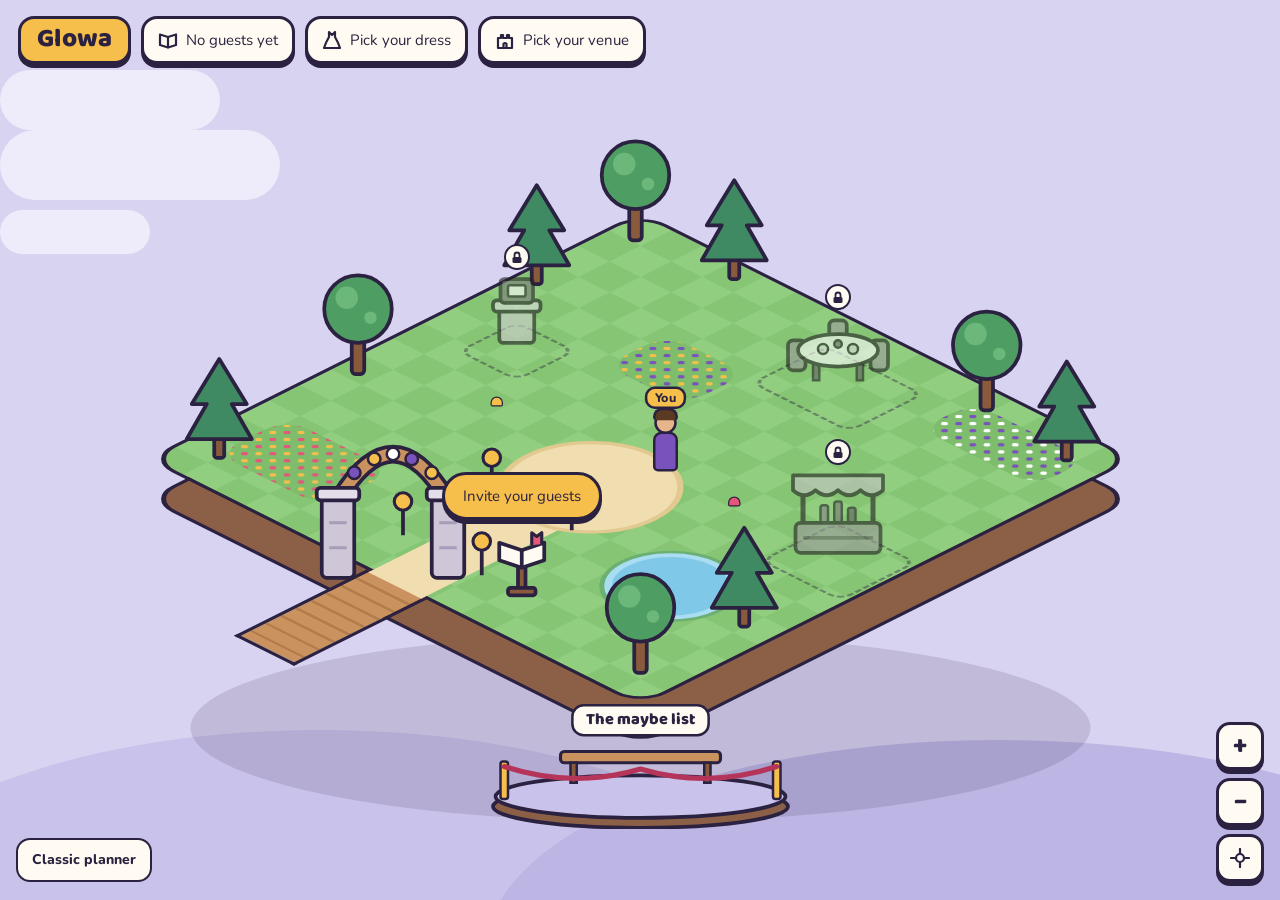
<file: index.html>
<!doctype html>
<html lang="en">
<head>
  <meta charset="utf-8">
  <meta name="viewport" content="width=device-width, initial-scale=1, viewport-fit=cover">
  <title>Glowa</title>
  <link rel="preconnect" href="https://fonts.googleapis.com">
  <link rel="preconnect" href="https://fonts.gstatic.com" crossorigin>
  <link href="https://fonts.googleapis.com/css2?family=Baloo+2:wght@600;800&amp;family=Nunito:wght@500;700;800&amp;display=swap" rel="stylesheet">
  <link rel="stylesheet" href="world.css">
</head>
<body>
  <main id="stage" class="root dk" aria-label="Your wedding plot">
    <div aria-hidden="true" class="cloud" style="top: 70px; width: 220px; height: 60px; animation-delay: -18s"></div>
    <div aria-hidden="true" class="cloud" style="top: 210px; width: 150px; height: 44px; animation-delay: -64s"></div>
    <div aria-hidden="true" class="cloud" style="top: 130px; width: 280px; height: 70px; animation-delay: -95s"></div>
    <div aria-hidden="true" class="hill hill-a"></div>
    <div aria-hidden="true" class="hill hill-b"></div>

    <div id="cam">
      <div id="world">
        <div aria-hidden="true" class="plot-shadow"></div>
        <div aria-hidden="true" class="plot-earth"></div>
        <div aria-hidden="true" class="plot-grass">
          <div class="steps"></div>
          <div class="path"></div>
          <div class="plaza"></div>
          <div class="pond"></div>
          <div class="bed bed-a"></div>
          <div class="bed bed-b"></div>
          <div class="bed bed-c"></div>
          <div class="lot" style="left: 458px; top: 236px; width: 92px; height: 88px"></div>
          <div class="lot" style="left: 252px; top: 42px; width: 112px; height: 86px"></div>
          <div class="lot" style="left: 50px; top: 190px; width: 68px; height: 68px"></div>
        </div>
        <div aria-hidden="true" class="fly" style="left: 330px; top: 250px"></div>
        <div aria-hidden="true" class="fly" style="left: 520px; top: 330px; animation-delay: -4s; background: #E4577A"></div>
        <div class="bench-island" aria-hidden="true">
          <svg width="240" height="84" viewBox="0 0 240 84">
            <ellipse cx="120" cy="66" rx="118" ry="17" fill="#8C6047" stroke="#2B2140" stroke-width="3"></ellipse>
            <ellipse cx="120" cy="58" rx="116" ry="17" fill="#C9C2EA" stroke="#2B2140" stroke-width="3"></ellipse>
            <rect x="56" y="22" width="128" height="9" rx="3" fill="#C9925E" stroke="#2B2140" stroke-width="2.5"></rect>
            <rect x="64" y="31" width="5" height="16" fill="#8A5A3C" stroke="#2B2140" stroke-width="2"></rect>
            <rect x="171" y="31" width="5" height="16" fill="#8A5A3C" stroke="#2B2140" stroke-width="2"></rect>
            <rect x="8" y="30" width="6" height="30" rx="2" fill="#F6BE4A" stroke="#2B2140" stroke-width="2"></rect>
            <rect x="226" y="30" width="6" height="30" rx="2" fill="#F6BE4A" stroke="#2B2140" stroke-width="2"></rect>
            <path d="M11 34 Q66 52 120 36 Q174 52 229 34" fill="none" stroke="#B5345A" stroke-width="4" stroke-linecap="round"></path>
          </svg>
          <span class="bench-sign">The maybe list</span>
        </div>
        <div id="scenery" aria-hidden="true"></div>
        <div id="things"></div>
        <button type="button" id="you" class="obj you" aria-label="You. Choose your dress" style="left: 470px; top: 312px; z-index: 312; width: 40px; height: 56px">
          <span class="you-in"><span class="you-veil"></span><span class="you-dress"></span><span class="you-head"></span><span class="you-hair"></span><span class="you-sparkle"></span></span>
          <span class="you-tag">You</span>
        </button>
        <div id="crowd"></div>
      </div>
      <div id="marks"></div>
    </div>

    <header class="hud">
      <div class="hud-left">
        <div class="logo">Glowa</div>
        <button type="button" id="count-chip" class="hud-chip">
          <svg width="20" height="20" viewBox="0 0 20 20" fill="none" stroke="#2B2140" stroke-width="2.2" stroke-linecap="round" stroke-linejoin="round" aria-hidden="true"><path d="M2 4.5 L10 7 L18 4.5 V15 L10 17.5 L2 15 Z"></path><path d="M10 7 V17.5"></path></svg>
          <span id="count-label">No guests yet</span>
        </button>
        <button type="button" id="dress-chip" class="hud-chip">
          <svg width="20" height="20" viewBox="0 0 20 20" fill="none" stroke="#2B2140" stroke-width="2.2" stroke-linejoin="round" aria-hidden="true"><path d="M7 2 L10 5 L13 2 L13 7 Q16 12 18 18 H2 Q4 12 7 7 Z"></path></svg>
          <span id="dress-label">Pick your dress</span>
        </button>
        <button type="button" id="venue-chip" class="hud-chip">
          <svg width="20" height="20" viewBox="0 0 20 20" fill="none" stroke="#2B2140" stroke-width="2.2" stroke-linejoin="round" aria-hidden="true"><path d="M3 18 V8 H6 V5 H8 V8 H12 V5 H14 V8 H17 V18 Z"></path><path d="M8.5 18 V14 Q10 12 11.5 14 V18"></path></svg>
          <span id="venue-label">Pick your venue</span>
        </button>
      </div>
      <div id="mood" class="mood" hidden>
        <svg width="26" height="24" viewBox="0 0 26 24" aria-hidden="true"><path d="M13 22 C4 15 2 11 2 7.5 A5.5 5.5 0 0 1 13 6 A5.5 5.5 0 0 1 24 7.5 C24 11 22 15 13 22 Z" fill="#E4577A" stroke="#2B2140" stroke-width="2.5" stroke-linejoin="round"></path></svg>
        <div class="mood-body">
          <div class="mood-top"><span class="mood-title">Guest mood</span><span id="mood-label" class="mood-label"></span></div>
          <div id="mood-bar" class="mood-bar" role="img"><div id="mood-fill"></div></div>
          <span id="mood-cause" class="mood-cause"></span>
        </div>
        <div class="mood-buttons">
          <button type="button" id="mood-pause" class="icon-btn" aria-label="Pause the party" aria-pressed="false"></button>
          <button type="button" id="mood-snacks" class="snacks">Serve snacks</button>
        </div>
      </div>
      <div id="bench-box" class="hud-box" role="status" hidden></div>
    </header>

    <div id="arrival" class="banner" hidden>
      <div class="banner-pill">
        <span id="arrival-text" role="status" aria-live="polite"></span>
        <button type="button" id="arrival-skip">Skip</button>
      </div>
    </div>

    <nav class="cam-tools" aria-label="View">
      <button type="button" id="zoom-in" aria-label="Zoom in">+</button>
      <button type="button" id="zoom-out" aria-label="Zoom out">&minus;</button>
      <button type="button" id="recentre" aria-label="Centre the plot">
        <svg width="20" height="20" viewBox="0 0 20 20" fill="none" stroke="#2B2140" stroke-width="2.2" stroke-linecap="round" aria-hidden="true"><circle cx="10" cy="10" r="4"></circle><path d="M10 1 V5 M10 15 V19 M1 10 H5 M15 10 H19"></path></svg>
      </button>
    </nav>
    <a class="classic-link" href="classic.html">Classic planner</a>

    <div id="toast" class="toast" role="status" hidden>
      <div class="toast-text"><span id="toast-title" class="toast-title"></span><span id="toast-body" class="toast-body"></span></div>
      <button type="button" id="toast-soon" class="soon" disabled>Quest coming later</button>
      <button type="button" id="toast-action" class="toast-action" hidden></button>
      <button type="button" id="toast-close" class="icon-btn plain" aria-label="Dismiss">
        <svg width="16" height="16" viewBox="0 0 16 16" fill="none" stroke="#2B2140" stroke-width="2.5" stroke-linecap="round" aria-hidden="true"><path d="M3 3 L13 13 M13 3 L3 13"></path></svg>
      </button>
    </div>

    <section id="dress-panel" class="panel" role="dialog" aria-labelledby="dress-title" hidden>
      <div class="panel-head">
        <div class="panel-titles">
          <h2 id="dress-title" tabindex="-1">Your dress</h2>
          <span class="sub">Pick a style and you'll be wearing it on the plot.</span>
        </div>
        <button type="button" id="dress-close" class="icon-btn" aria-label="Close">
          <svg width="16" height="16" viewBox="0 0 16 16" fill="none" stroke="#2B2140" stroke-width="2.5" stroke-linecap="round" aria-hidden="true"><path d="M3 3 L13 13 M13 3 L3 13"></path></svg>
        </button>
      </div>
      <div id="dress-body" class="panel-body"></div>
    </section>

    <section id="venue-panel" class="panel" role="dialog" aria-labelledby="venue-title" hidden>
      <div class="panel-head">
        <div class="panel-titles">
          <h2 id="venue-title" tabindex="-1">Your venue</h2>
          <span class="sub">Pick the kind of place, then when. Finalise when you've decided.</span>
        </div>
        <button type="button" id="venue-close" class="icon-btn" aria-label="Close">
          <svg width="16" height="16" viewBox="0 0 16 16" fill="none" stroke="#2B2140" stroke-width="2.5" stroke-linecap="round" aria-hidden="true"><path d="M3 3 L13 13 M13 3 L3 13"></path></svg>
        </button>
      </div>
      <div id="venue-body" class="panel-body"></div>
    </section>

    <section id="guestbook" class="panel" role="dialog" aria-labelledby="guestbook-title" hidden>
      <div class="panel-head">
        <div class="panel-titles">
          <h2 id="guestbook-title" tabindex="-1">The Guestbook</h2>
          <span class="sub" id="guestbook-sub">Bring your real list. Everyone on it walks in.</span>
        </div>
        <button type="button" id="guestbook-close" class="icon-btn" aria-label="Close">
          <svg width="16" height="16" viewBox="0 0 16 16" fill="none" stroke="#2B2140" stroke-width="2.5" stroke-linecap="round" aria-hidden="true"><path d="M3 3 L13 13 M13 3 L3 13"></path></svg>
        </button>
      </div>
      <div id="guestbook-body" class="panel-body"></div>
    </section>
  </main>

  <script src="world-core.js"></script>
  <script src="guests-core.js"></script>
  <script src="xlsx-lite.js"></script>
  <script src="world.js"></script>
  <script src="guestbook.js"></script>
  <script src="game.js"></script>
  <script src="venue-core.js"></script>
  <script src="venue.js"></script>
  <script src="dress-core.js"></script>
  <script src="dress.js"></script>
</body>
</html>
</file>
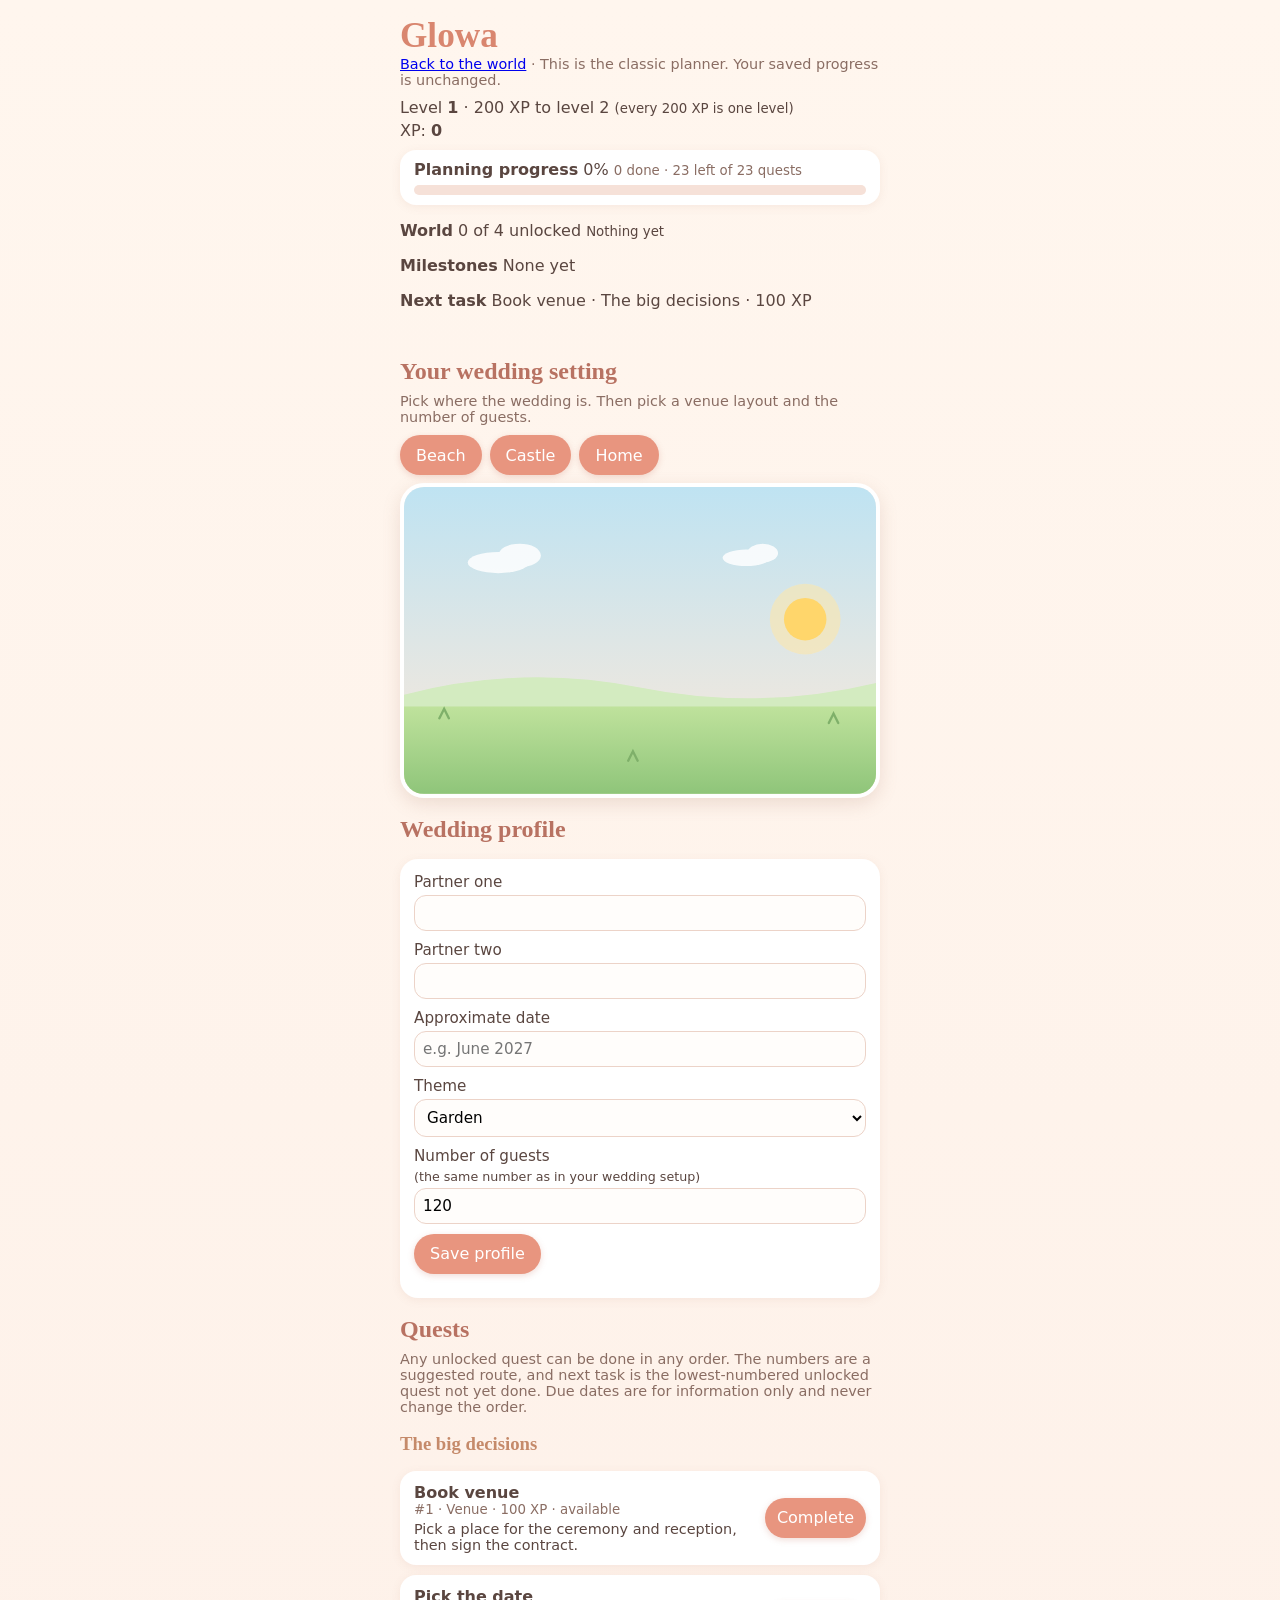
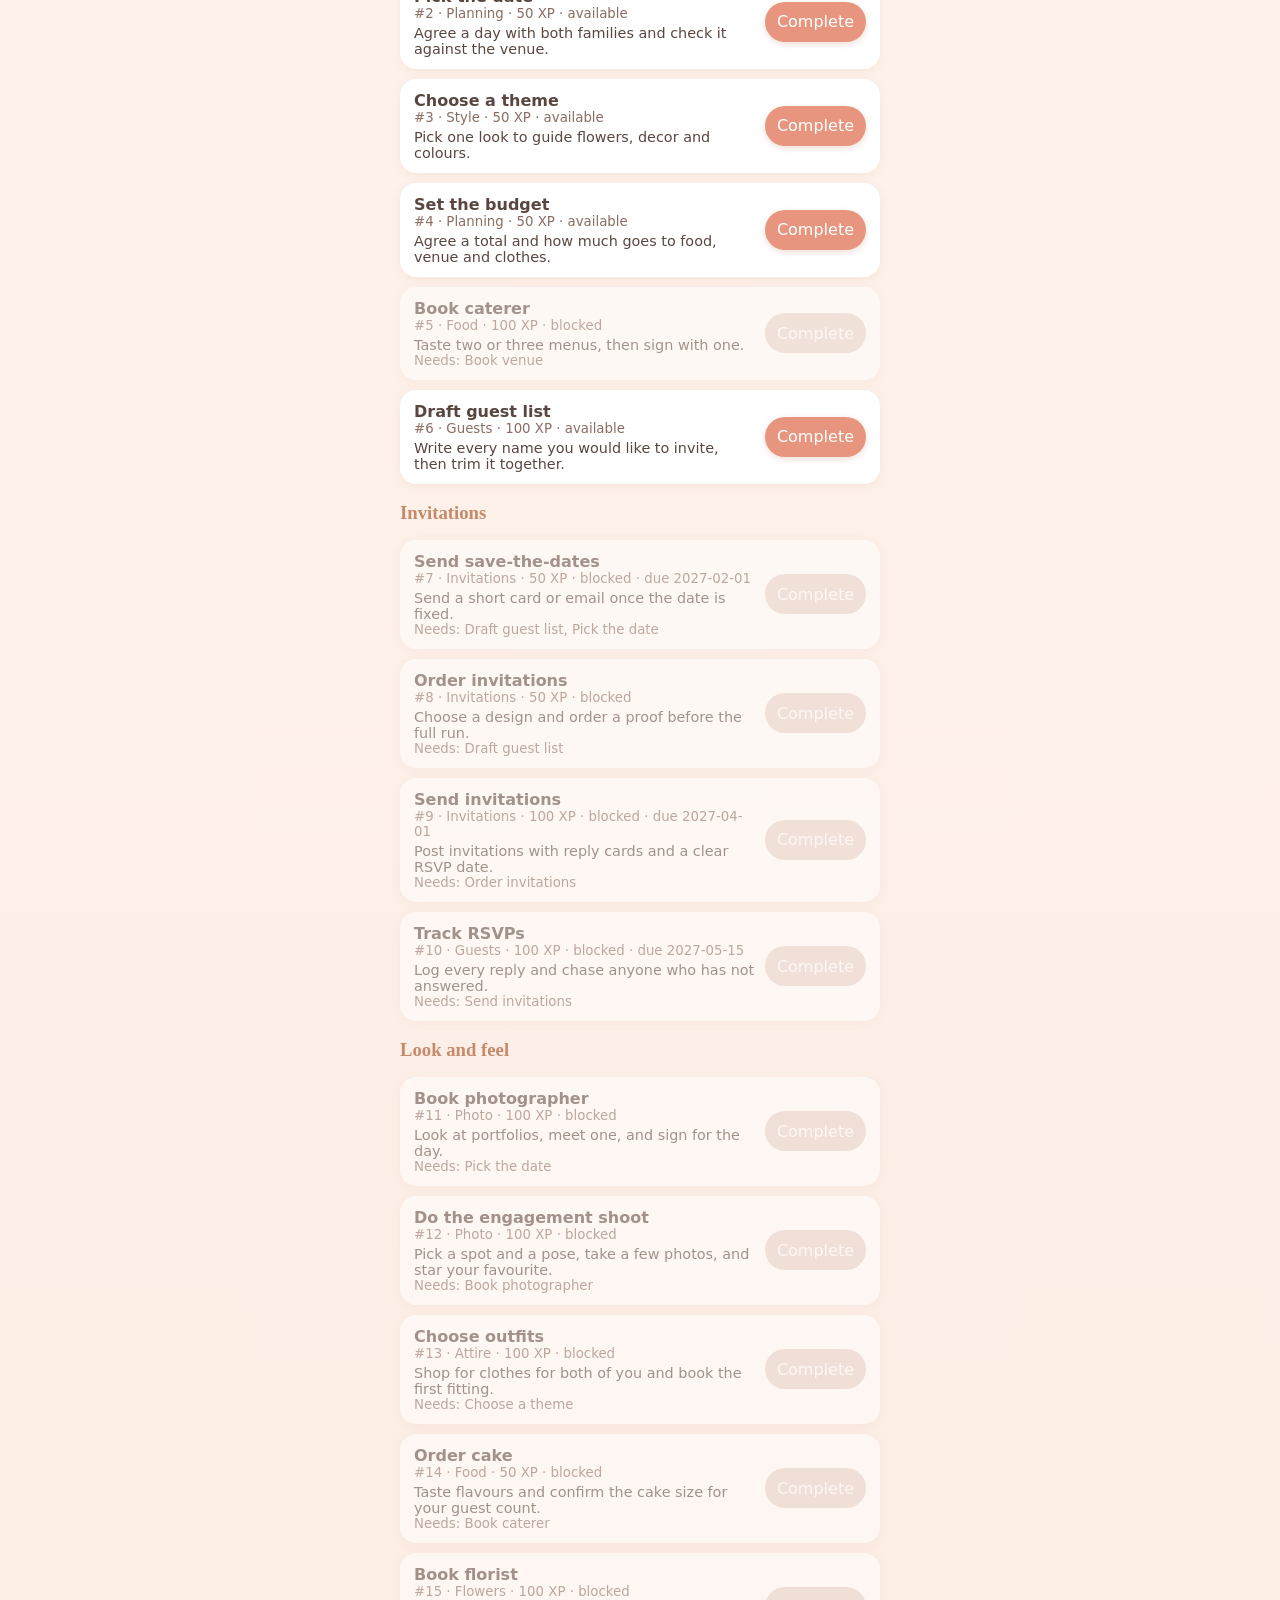
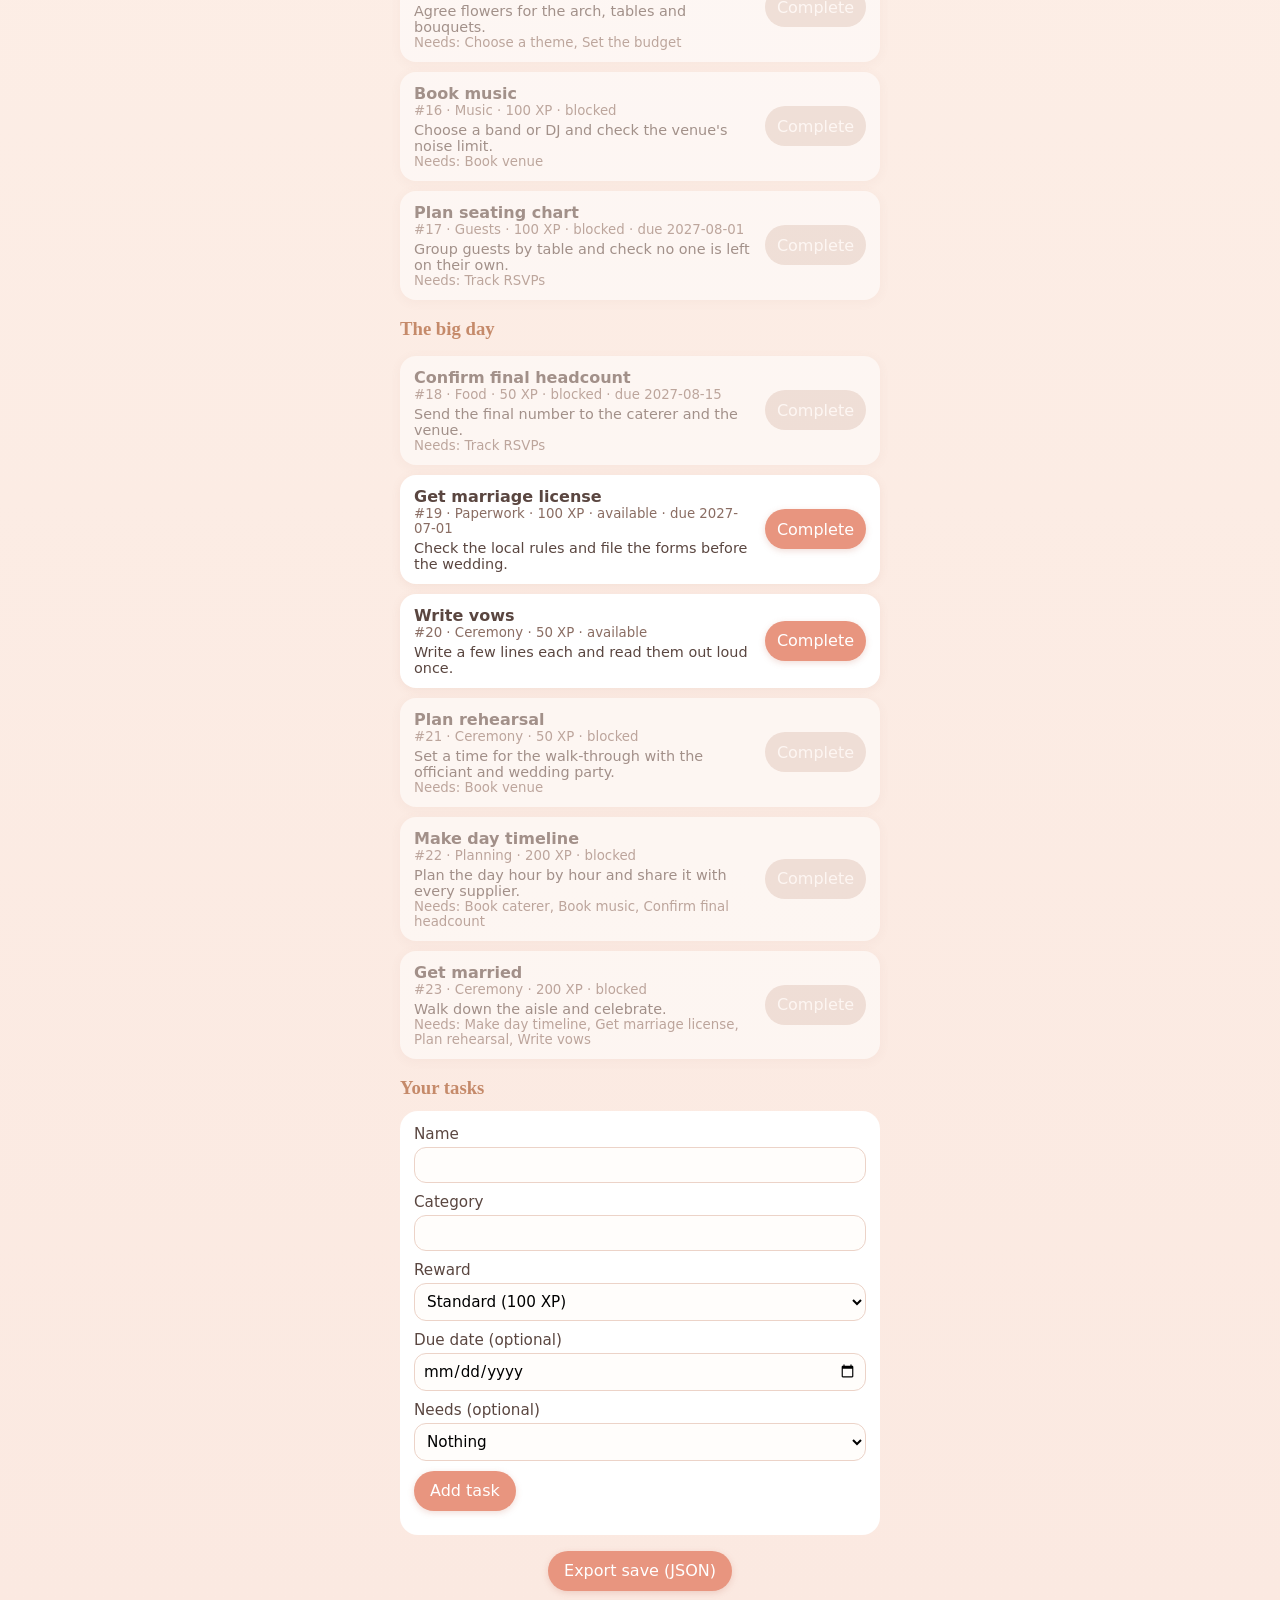
<file: classic.html>
<!doctype html>
<html lang="en">
<head>
  <meta charset="utf-8">
  <meta name="viewport" content="width=device-width, initial-scale=1">
  <title>Glowa – Wedding setup</title>
  <link rel="stylesheet" href="style.css">
</head>
<body>
  <header>
    <h1>Glowa</h1>
    <p class="rule"><a href="index.html">Back to the world</a> · This is the classic planner. Your saved progress is unchanged.</p>
    <section class="progress-screen" aria-label="Progress">
      <p class="stats">Level <strong id="level">1</strong> · <span id="next-level"></span> <small>(every 200 XP is one level)</small></p>
      <p class="stats">XP: <strong id="xp">0</strong></p>
      <div class="progress" aria-label="Planning progress">
        <p><strong>Planning progress</strong> <span id="progress-text">0%</span> <small id="progress-count"></small></p>
        <div class="bar"><div id="progress-fill"></div></div>
      </div>
      <p><strong>World</strong> <span id="world-count"></span> <small id="world-list"></small></p>
      <p><strong>Milestones</strong> <span id="milestones"></span></p>
      <p><strong>Next task</strong> <span id="next-task"></span></p>
    </section>
  </header>

  <main>
    <section class="setup" aria-label="Wedding setup">
      <h2>Your wedding setting</h2>
      <p class="rule">Pick where the wedding is. Then pick a venue layout and the number of guests.</p>
      <div class="choices">
        <button type="button" data-setting="beach" aria-pressed="false">Beach</button>
        <button type="button" data-setting="castle" aria-pressed="false">Castle</button>
        <button type="button" data-setting="home" aria-pressed="false">Home</button>
      </div>
      <div id="venue-section" hidden>
        <label>Venue layout <select id="venue"></select></label>
      </div>
      <div id="guests-section" hidden>
        <label>Number of guests <input id="guest-count" type="number" min="1" max="300" step="1"></label>
        <button type="button" id="guest-confirm">Confirm guest count</button>
      </div>
      <p id="setup-status" aria-live="polite"></p>
    </section>

    <section class="plot-section" id="plot-section" aria-label="Wedding plot" hidden>
      <svg id="plot" viewBox="0 0 400 260" role="img" aria-label="Your wedding plot with a drawn avatar for each guest"></svg>
      <p class="rule" id="plot-hint"></p>
    </section>

    <section class="guest-panel" id="guest-panel" aria-label="Guest details" hidden>
      <h3 id="guest-title"></h3>
      <label>Name <input id="guest-name" maxlength="40"></label>
      <label>Hair colour <input id="guest-hair" type="color"></label>
      <label>Clothes colour <input id="guest-clothes" type="color"></label>
      <button type="button" id="guest-send" hidden>Send their save-the-date</button>
      <p id="guest-status" aria-live="polite"></p>
    </section>

    <section class="shoot" id="shoot-section" aria-label="Engagement shoot" hidden>
      <h2>Engagement shoot</h2>
      <p class="rule">Pick a spot and a pose, then take a photo. Star your favourite to finish the shoot. The album holds 6 photos.</p>
      <label>Spot <select id="shoot-spot"></select></label>
      <label>Pose <select id="shoot-pose"></select></label>
      <button type="button" id="shoot-take">Take photo</button>
      <p id="shoot-count"></p>
      <ul id="shoot-album" class="album"></ul>
      <p id="shoot-status" aria-live="polite"></p>
    </section>

    <section class="cards" id="card-section" aria-label="Save-the-dates" hidden>
      <h2>Save-the-dates</h2>
      <p class="rule">Design one card, then post it to your guests. Each guest who has one holds a little envelope on the plot. When every guest has a card, Send save-the-dates is done.</p>
      <div class="choices">
        <button type="button" data-card-style="classic" aria-pressed="false">Classic cream</button>
        <button type="button" data-card-style="floral" aria-pressed="false">Pressed flowers</button>
        <button type="button" data-card-style="tartan" aria-pressed="false">Highland tartan</button>
      </div>
      <label>Message <input id="card-message" maxlength="120"></label>
      <div id="card-preview" class="card-preview none" aria-label="Card preview">
        <p class="card-kicker">Save the date</p>
        <p id="card-names" class="card-names"></p>
        <p id="card-date" class="card-date"></p>
        <p id="card-text" class="card-text"></p>
      </div>
      <p id="card-count"></p>
      <button type="button" id="card-send-all">Post to every guest</button>
      <p id="card-status" aria-live="polite"></p>
    </section>

    <section class="scene" aria-label="Wedding scene">
      <svg viewBox="0 0 400 260" role="img" aria-label="A warm lawn with the wedding things you have unlocked">
        <defs>
          <linearGradient id="sky" x1="0" y1="0" x2="0" y2="1">
            <stop offset="0" stop-color="#bfe3f2"/>
            <stop offset="1" stop-color="#fde9d9"/>
          </linearGradient>
          <linearGradient id="grass" x1="0" y1="0" x2="0" y2="1">
            <stop offset="0" stop-color="#bfe29c"/>
            <stop offset="1" stop-color="#8fc57a"/>
          </linearGradient>
        </defs>
        <rect x="0" y="0" width="400" height="260" fill="url(#sky)"/>
        <circle cx="340" cy="112" r="30" fill="#ffe7a8" opacity=".55"/>
        <circle cx="340" cy="112" r="18" fill="#ffd66b"/>
        <g fill="#ffffff" opacity=".85">
          <ellipse cx="80" cy="64" rx="26" ry="9"/><ellipse cx="98" cy="58" rx="18" ry="10"/>
          <ellipse cx="290" cy="60" rx="20" ry="7"/><ellipse cx="304" cy="56" rx="13" ry="8"/>
        </g>
        <path d="M0 176 Q100 150 200 170 T400 166 V260 H0 Z" fill="#d3ebc0"/>
        <rect x="0" y="186" width="400" height="74" fill="url(#grass)"/>
        <path d="M30 196 l4 -8 l4 8 M360 200 l4 -8 l4 8 M190 232 l4 -8 l4 8" stroke="#7fb06a" stroke-width="2" fill="none" stroke-linecap="round"/>

        <g data-unlock="arch" class="hidden">
          <path d="M118 206 V112 Q200 26 282 112 V206" fill="none" stroke="#e7a992" stroke-width="10" stroke-linecap="round"/>
          <path d="M118 206 V112 Q200 26 282 112 V206" fill="none" stroke="#fbe3dc" stroke-width="3" stroke-dasharray="1 14" stroke-linecap="round"/>
          <path d="M132 104 Q200 48 268 104" fill="none" stroke="#7fb06a" stroke-width="5" stroke-linecap="round" opacity=".8"/>
          <g fill="#f3a6b8"><circle cx="146" cy="88" r="5"/><circle cx="170" cy="66" r="5"/><circle cx="200" cy="58" r="5"/><circle cx="230" cy="66" r="5"/><circle cx="254" cy="88" r="5"/></g>
          <g fill="#ffffff"><circle cx="158" cy="78" r="4"/><circle cx="186" cy="62" r="4"/><circle cx="214" cy="62" r="4"/><circle cx="242" cy="78" r="4"/></g>
        </g>

        <g data-unlock="lights" class="hidden">
          <path d="M10 22 Q200 50 390 22" fill="none" stroke="#8c6f63" stroke-width="1.5"/>
          <circle cx="48.0" cy="27.0" r="4.5" fill="#ffb3c1"/>
          <circle cx="86.0" cy="31.0" r="4.5" fill="#fff1b8"/>
          <circle cx="124.0" cy="33.8" r="4.5" fill="#ffd98a"/>
          <circle cx="162.0" cy="35.4" r="4.5" fill="#ffb3c1"/>
          <circle cx="200.0" cy="36.0" r="4.5" fill="#fff1b8"/>
          <circle cx="238.0" cy="35.4" r="4.5" fill="#ffd98a"/>
          <circle cx="276.0" cy="33.8" r="4.5" fill="#ffb3c1"/>
          <circle cx="314.0" cy="31.0" r="4.5" fill="#fff1b8"/>
          <circle cx="352.0" cy="27.0" r="4.5" fill="#ffd98a"/>
        </g>

        <g data-unlock="flowers" class="hidden">
          <g><line x1="40" y1="214" x2="40" y2="228" stroke="#7fb06a" stroke-width="2"/><circle cx="40" cy="212" r="6" fill="#f3a6b8"/><circle cx="40" cy="212" r="2" fill="#ffe9a8"/></g>
          <g><line x1="58" y1="220" x2="58" y2="234" stroke="#7fb06a" stroke-width="2"/><circle cx="58" cy="218" r="6" fill="#ffd98a"/><circle cx="58" cy="218" r="2" fill="#ffe9a8"/></g>
          <g><line x1="30" y1="224" x2="30" y2="238" stroke="#7fb06a" stroke-width="2"/><circle cx="30" cy="222" r="6" fill="#fff"/><circle cx="30" cy="222" r="2" fill="#ffe9a8"/></g>
          <g><line x1="344" y1="212" x2="344" y2="226" stroke="#7fb06a" stroke-width="2"/><circle cx="344" cy="210" r="6" fill="#f3a6b8"/><circle cx="344" cy="210" r="2" fill="#ffe9a8"/></g>
          <g><line x1="362" y1="222" x2="362" y2="236" stroke="#7fb06a" stroke-width="2"/><circle cx="362" cy="220" r="6" fill="#ffd98a"/><circle cx="362" cy="220" r="2" fill="#ffe9a8"/></g>
          <g><line x1="378" y1="214" x2="378" y2="228" stroke="#7fb06a" stroke-width="2"/><circle cx="378" cy="212" r="6" fill="#fff"/><circle cx="378" cy="212" r="2" fill="#ffe9a8"/></g>
          <g><line x1="90" y1="226" x2="90" y2="240" stroke="#7fb06a" stroke-width="2"/><circle cx="90" cy="224" r="6" fill="#f7c3cf"/><circle cx="90" cy="224" r="2" fill="#ffe9a8"/></g>
          <g><line x1="312" y1="226" x2="312" y2="240" stroke="#7fb06a" stroke-width="2"/><circle cx="312" cy="224" r="6" fill="#f7c3cf"/><circle cx="312" cy="224" r="2" fill="#ffe9a8"/></g>
        </g>

        <g data-unlock="tables" class="hidden">
          <ellipse cx="150" cy="222" rx="34" ry="8" fill="#f7efe6"/>
          <rect x="147" y="222" width="6" height="24" fill="#c9a089"/>
          <rect x="128" y="236" width="44" height="4" rx="2" fill="#c9a089"/>
          <rect x="102" y="210" width="12" height="16" rx="3" fill="#e0b79d"/>
          <rect x="190" y="210" width="12" height="16" rx="3" fill="#e0b79d"/>
          <ellipse cx="270" cy="222" rx="34" ry="8" fill="#f7efe6"/>
          <rect x="267" y="222" width="6" height="24" fill="#c9a089"/>
          <rect x="248" y="236" width="44" height="4" rx="2" fill="#c9a089"/>
          <rect x="222" y="210" width="12" height="16" rx="3" fill="#e0b79d"/>
          <rect x="310" y="210" width="12" height="16" rx="3" fill="#e0b79d"/>
        </g>
      </svg>
    </section>

    <section class="profile" aria-label="Wedding profile">
      <h2>Wedding profile</h2>
      <form id="profile-form">
        <label>Partner one <input id="partner-a" required></label>
        <label>Partner two <input id="partner-b" required></label>
        <label>Approximate date <input id="date" placeholder="e.g. June 2027" required></label>
        <label>Theme <select id="theme"></select></label>
        <label>Number of guests <small>(the same number as in your wedding setup)</small> <input id="guests" type="number" min="1" max="300" step="1" required></label>
        <button type="submit">Save profile</button>
        <p id="profile-status" aria-live="polite"></p>
      </form>
    </section>

    <section class="tasks" aria-label="Quests">
      <h2>Quests</h2>
      <p class="rule">Any unlocked quest can be done in any order. The numbers are a suggested route, and next task is the lowest-numbered unlocked quest not yet done. Due dates are for information only and never change the order.</p>
      <div id="chapters"></div>
      <section class="custom" aria-label="Your tasks">
        <h3>Your tasks</h3>
        <form id="custom-form">
          <label>Name <input id="custom-name" required></label>
          <label>Category <input id="custom-category" required></label>
          <label>Reward
            <select id="custom-xp">
              <option value="50">Quick (50 XP)</option>
              <option value="100" selected>Standard (100 XP)</option>
              <option value="200">Major (200 XP)</option>
            </select>
          </label>
          <label>Due date (optional) <input id="custom-due" type="date"></label>
          <label>Needs (optional) <select id="custom-prereq"></select></label>
          <div class="form-buttons">
            <button type="submit" id="custom-submit">Add task</button>
            <button type="button" id="custom-cancel" hidden>Cancel</button>
          </div>
          <p id="custom-status" aria-live="polite"></p>
        </form>
        <ul id="custom-list" class="quests"></ul>
      </section>
      <p id="celebration" class="celebration" hidden></p>
    </section>

    <section class="tools">
      <button id="export" type="button">Export save (JSON)</button>
    </section>
  </main>

  <script src="game.js"></script>
</body>
</html>
</file>
<file: world.css>
/* Glowa world-first screen. Colours, shapes and sizes follow the Guest Arrival artboard. */
html, body { margin: 0; height: 100%; overflow: hidden; background: #D8D3F0; }
.root { position: fixed; inset: 0; overflow: hidden; background: #D8D3F0; font-family: 'Nunito', system-ui, sans-serif; color: #2B2140;
  font-size: 15px; line-height: 1.35; touch-action: none; user-select: none; -webkit-user-select: none; cursor: grab; }
.root.dragging { cursor: grabbing; }
.root * { box-sizing: border-box; }
.root button { font: inherit; color: inherit; cursor: pointer; }
.root button:disabled { cursor: default; }
.root input, .root select { font: inherit; color: inherit; }
.root :focus-visible { outline: 3px solid #7A52BC; outline-offset: 2px; }
[hidden] { display: none !important; }

.cloud { position: absolute; left: 0; border-radius: 40px; background: #EEEBFA; animation: drift 110s linear infinite; }
.hill { position: absolute; border-radius: 50%; }
.hill-a { left: -12%; bottom: -230px; width: 74%; height: 400px; background: #C9C2EA; }
.hill-b { right: -18%; bottom: -260px; width: 80%; height: 420px; background: #BDB5E3; }

#cam { position: absolute; left: 0; top: 0; transition: transform .6s ease; will-change: transform; }
.root.dragging #cam { transition: none; }
#world { position: absolute; left: 0; top: 0; width: 900px; height: 600px; transform-origin: 0 0; }
#marks { position: absolute; left: 0; top: 0; }

.plot-shadow { position: absolute; left: 90px; top: 440px; width: 720px; height: 150px; border-radius: 50%; background: rgba(43,33,64,.13); }
.plot-earth, .plot-grass { position: absolute; left: 170px; width: 560px; height: 560px; border-radius: 30px; transform: scaleY(.5) rotate(45deg); border: 4px solid #2B2140; }
.plot-earth { top: 52px; background: #8C6047; }
.plot-grass { top: 20px; background: repeating-conic-gradient(#86C574 0 25%, #91CE80 0 50%) 0 0/70px 70px; }
.plot-grass > div { position: absolute; }
.steps { left: 246px; top: 556px; width: 68px; height: 150px; background: repeating-linear-gradient(#C9925E 0 14px, #B47E4C 14px 17px); border: 4px solid #2B2140; border-top: 0; }
.path { left: 250px; top: 336px; width: 60px; height: 222px; background: #F0DDB0; }
.plaza { left: 206px; top: 262px; width: 148px; height: 148px; border-radius: 50%; background: #F0DDB0; border: 5px solid #E2C98F; }
.pond { left: 384px; top: 350px; width: 106px; height: 106px; border-radius: 50%; background: #7FC8E8; border: 6px solid #A9DDF2; box-shadow: 0 0 0 4px #6BAF73; }
.bed { border-radius: 26px; }
.bed-a { left: 30px; top: 430px; width: 120px; height: 80px; background: radial-gradient(#F6BE4A 2.5px, transparent 3px) 0 0/16px 16px, radial-gradient(#E4577A 2.5px, transparent 3px) 8px 8px/16px 16px, #7DBD6C; }
.bed-b { left: 400px; top: 24px; width: 130px; height: 60px; background: radial-gradient(#FFFFFF 2.5px, transparent 3px) 0 0/16px 16px, radial-gradient(#7A52BC 2.5px, transparent 3px) 8px 8px/16px 16px, #7DBD6C; }
.bed-c { left: 150px; top: 120px; width: 90px; height: 70px; background: radial-gradient(#7A52BC 2.5px, transparent 3px) 0 0/16px 16px, radial-gradient(#F6BE4A 2.5px, transparent 3px) 8px 8px/16px 16px, #7DBD6C; }
.lot { border-radius: 14px; border: 3px dashed rgba(43,33,64,.4); }
.fly { position: absolute; width: 10px; height: 8px; border-radius: 6px 6px 2px 2px; background: #F6BE4A; border: 1.5px solid #2B2140; animation: flit 9s ease-in-out infinite; }

.obj { position: absolute; padding: 0; border: 0; background: none; transform: translate(-50%, -100%); line-height: 0; }
.obj svg { display: block; }
.locked svg { filter: grayscale(1); opacity: .62; }
.tree svg { transform-origin: 50% 100%; animation: breeze 5.5s ease-in-out infinite; }
.lamp { animation: glow 2.8s ease-in-out infinite; }
/* A tap area of at least 44px around small objects, however far the view is zoomed out. */
button.obj::after { content: ""; position: absolute; left: 50%; top: 50%; width: max(100%, calc(48px / var(--s, 1))); height: max(100%, calc(48px / var(--s, 1))); transform: translate(-50%, -50%); }

.g { position: absolute; left: 0; top: 0; width: 36px; height: 46px; margin: -44px 0 0 -18px; padding: 0; border: 0; background: none; will-change: transform; }
.gin { position: absolute; inset: 0; transform-origin: 50% 96%; }
.mb .gin { transform: scale(1.5); }
.sh { position: absolute; left: 7px; top: 38px; width: 22px; height: 8px; border-radius: 50%; background: rgba(43,33,64,.22); }
/* Only a few characters sway at a time (world.js picks them). Animating all 120 at once costs half the frame rate. */
.bob { position: absolute; inset: 0; transform-origin: 50% 100%; }
.sway .bob { animation: sway 2.6s ease-in-out infinite; }
.walk .bob { animation: hop .34s linear infinite; }
.bd { position: absolute; left: 9px; top: 23px; width: 18px; height: 19px; border-radius: 7px 7px 5px 5px; border: 2px solid #2B2140; }
.hd { position: absolute; left: 8px; top: 6px; width: 20px; height: 20px; border-radius: 50%; border: 2px solid #2B2140; }
.hr { position: absolute; left: 8px; top: 4px; width: 20px; height: 11px; border-radius: 10px 10px 4px 4px; border: 2px solid #2B2140; border-bottom: 0; }
.hl { position: absolute; left: 6px; top: 7px; width: 24px; height: 24px; border-radius: 9px 9px 5px 5px; border: 2px solid #2B2140; }
.hbob { position: absolute; left: 5px; top: 7px; width: 26px; height: 16px; border-radius: 9px; border: 2px solid #2B2140; }
.hb { position: absolute; left: 13px; top: -4px; width: 10px; height: 10px; border-radius: 50%; border: 2px solid #2B2140; }
.ht { position: absolute; left: 11px; top: -7px; width: 14px; height: 12px; background: #2B2140; border-radius: 2px; }
.hbr { position: absolute; left: 6px; top: 4px; width: 24px; height: 4px; background: #2B2140; border-radius: 2px; }
.ey { position: absolute; top: 15px; width: 3px; height: 4px; border-radius: 2px; background: #2B2140; }
.e1 { left: 14px; } .e2 { left: 20px; }

.lock { position: absolute; z-index: 4000; width: 26px; height: 26px; margin: -26px 0 0 -13px; border-radius: 50%; background: #FFFBF2; border: 2.5px solid #2B2140; display: flex; align-items: center; justify-content: center; pointer-events: none; }
.prompt { position: absolute; z-index: 4500; transform: translate(-50%, -100%); min-height: 48px; padding: 0 18px; white-space: nowrap; background: #F6BE4A; border: 3px solid #2B2140; border-radius: 26px; box-shadow: 0 4px 0 #2B2140;
  font-family: 'Baloo 2', 'Nunito', sans-serif; font-weight: 800; font-size: 18px; animation: bounce 1.6s ease-in-out infinite; }

.hud { position: absolute; left: 0; right: 0; top: 0; z-index: 6000; display: flex; flex-wrap: wrap; justify-content: space-between; align-items: flex-start; gap: 10px;
  padding: calc(16px + env(safe-area-inset-top)) 18px 16px; pointer-events: none; }
.hud-left { display: flex; align-items: center; gap: 10px; pointer-events: auto; }
.logo { height: 48px; padding: 0 16px; display: flex; align-items: center; background: #F6BE4A; border: 3px solid #2B2140; border-radius: 16px; box-shadow: 0 4px 0 #2B2140;
  font-family: 'Baloo 2', 'Nunito', sans-serif; font-weight: 800; font-size: 26px; letter-spacing: .01em; }
.hud-chip { height: 48px; padding: 0 14px; display: flex; align-items: center; gap: 8px; background: #FFFBF2; border: 3px solid #2B2140; border-radius: 16px; box-shadow: 0 4px 0 #2B2140; font-weight: 800; font-size: 15px; }
.hud-box { padding: 8px 14px; background: #FFFBF2; border: 3px solid #2B2140; border-radius: 16px; box-shadow: 0 4px 0 #2B2140; font-weight: 800; font-size: 14px; pointer-events: auto; max-width: 320px; }

.cam-tools { position: absolute; right: 16px; bottom: calc(18px + env(safe-area-inset-bottom)); z-index: 6000; display: flex; flex-direction: column; gap: 8px; }
.cam-tools button { width: 48px; height: 48px; display: flex; align-items: center; justify-content: center; padding: 0; background: #FFFBF2; border: 3px solid #2B2140; border-radius: 14px; box-shadow: 0 4px 0 #2B2140;
  font-family: 'Baloo 2', 'Nunito', sans-serif; font-weight: 800; font-size: 26px; line-height: 1; }
.classic-link { position: absolute; left: 16px; bottom: calc(18px + env(safe-area-inset-bottom)); z-index: 6000; min-height: 44px; padding: 0 14px; display: flex; align-items: center;
  background: #FFFBF2; border: 2.5px solid #2B2140; border-radius: 14px; font-weight: 800; font-size: 14px; color: #2B2140; text-decoration: none; }

.toast { position: absolute; left: 50%; z-index: 7500; display: flex; align-items: center; gap: 12px; padding: 12px 12px 12px 16px; background: #FFFBF2; border: 3px solid #2B2140; border-radius: 18px; box-shadow: 0 5px 0 #2B2140; cursor: default; }
.dk .toast { bottom: 28px; width: 460px; margin-left: -230px; }
.mb .toast { bottom: calc(76px + env(safe-area-inset-bottom)); width: min(358px, calc(100% - 24px)); transform: translateX(-50%); }
.toast-text { display: flex; flex-direction: column; gap: 2px; flex-grow: 1; }
.toast-title { font-family: 'Baloo 2', 'Nunito', sans-serif; font-weight: 800; font-size: 17px; }
.toast-body, .sub { font-size: 14px; font-weight: 700; color: #5E5475; }
.soon { min-height: 46px; padding: 0 14px; background: #E6DFD0; color: #5E5475 !important; border: 3px solid #5E5475; border-radius: 14px; font-weight: 800; font-size: 14px; }
.dk .soon { white-space: nowrap; }
.icon-btn { width: 44px; height: 44px; flex-shrink: 0; display: flex; align-items: center; justify-content: center; background: #FFFFFF; border: 2.5px solid #2B2140; border-radius: 12px; padding: 0; }
.icon-btn.plain { background: none; border: 0; }

.panel { position: absolute; z-index: 7000; display: flex; flex-direction: column; gap: 16px; padding: 20px; overflow: auto; background: #FFFBF2; border: 3px solid #2B2140; box-shadow: 0 6px 0 #2B2140;
  cursor: default; user-select: text; -webkit-user-select: text; touch-action: pan-y; }
.dk .panel { right: 24px; top: 100px; width: 372px; max-height: min(676px, calc(100% - 124px)); border-radius: 22px; }
.mb .panel { left: 0; right: 0; bottom: 0; max-height: 60%; border-radius: 24px 24px 0 0; padding-bottom: calc(20px + env(safe-area-inset-bottom)); }
.panel-head { display: flex; justify-content: space-between; align-items: flex-start; gap: 12px; }
.panel-titles { display: flex; flex-direction: column; gap: 2px; }
.panel h2 { margin: 0; font-family: 'Baloo 2', 'Nunito', sans-serif; font-weight: 800; font-size: 26px; line-height: 1.1; }
.panel h2:focus { outline: none; }
.note { padding: 10px 12px; background: #F3ECDD; border-radius: 12px; font-size: 13px; font-weight: 700; }
.drop { position: relative; display: flex; flex-direction: column; align-items: center; gap: 6px; padding: 20px 16px; background: #FFFFFF; border: 3px dashed #2B2140; border-radius: 16px; text-align: center; }
.drop input { position: absolute; inset: 0; width: 100%; height: 100%; opacity: 0; }
.drop-title { font-weight: 800; font-size: 16px; }
.drop .sub { font-size: 13px; }
.panel .wide { min-height: 48px; background: #FFFFFF; border: 3px solid #2B2140; border-radius: 14px; font-weight: 800; font-size: 15px; }
.by-hand { display: flex; flex-direction: column; gap: 6px; }
.by-hand > label { font-weight: 800; font-size: 14px; }
.by-hand .sub { font-size: 13px; }
.by-hand-row { display: flex; gap: 8px; }
.by-hand-row input { flex-grow: 1; min-width: 0; height: 46px; padding: 0 12px; background: #FFFFFF; border: 2.5px solid #2B2140; border-radius: 12px; font-weight: 700; }
.by-hand-row button { height: 46px; padding: 0 16px; background: #FFFFFF; border: 2.5px solid #2B2140; border-radius: 12px; font-weight: 800; }
.go { min-height: 54px; background: #7A52BC; color: #FFFFFF !important; border: 3px solid #2B2140; border-radius: 16px; box-shadow: 0 4px 0 #2B2140; font-family: 'Baloo 2', 'Nunito', sans-serif; font-weight: 800; font-size: 19px; }
/* Controls that are not switched on yet stay readable (dark on light), with a dashed edge to show they are waiting. */
.panel .is-off, .panel button:disabled:not(.icon-btn), .panel input:disabled { border-style: dashed; box-shadow: none; }
.panel .go:disabled { background: #E6DFD0; color: #2B2140 !important; }

@keyframes hop { 0%, 100% { transform: translateY(0); } 50% { transform: translateY(-3px); } }
@keyframes sway { 0%, 100% { transform: rotate(-1.5deg); } 50% { transform: rotate(1.5deg); } }
@keyframes breeze { 0%, 100% { transform: rotate(-2deg); } 50% { transform: rotate(2deg); } }
@keyframes glow { 0%, 100% { opacity: .55; } 50% { opacity: 1; } }
@keyframes drift { from { transform: translateX(-280px); } to { transform: translateX(calc(100vw + 280px)); } }
@keyframes bounce { 0%, 100% { transform: translate(-50%, -100%); } 50% { transform: translate(-50%, -112%); } }
@keyframes flit { 0%, 100% { transform: translate(0, 0); } 25% { transform: translate(60px, -30px); } 50% { transform: translate(130px, 10px); } 75% { transform: translate(50px, 34px); } }
@media (prefers-reduced-motion: reduce) {
  .sway .bob, .walk .bob, .tree svg, .cloud, .fly, .prompt, .lamp { animation: none; }
  #cam { transition: none; }
}

/* ---- Guestbook screens (import, match columns, guest list, edit) ---- */
.panel-body { display: flex; flex-direction: column; gap: 16px; }
.panel-body .stack { display: flex; flex-direction: column; gap: 6px; }
.panel-body label.lbl, .panel-body .lbl { font-weight: 800; font-size: 14px; }
.panel-body .big { font-weight: 800; font-size: 15px; }
.panel-body input[type="text"], .panel-body input[type="search"], .panel-body select { height: 46px; padding: 0 12px; background: #FFFFFF; border: 2.5px solid #2B2140; border-radius: 12px; font-weight: 700; min-width: 0; width: 100%; }
.panel-body .inline { display: flex; gap: 8px; }
.panel-body .inline input { flex-grow: 1; }
.panel-body .btn { min-height: 46px; padding: 0 16px; background: #FFFFFF; border: 2.5px solid #2B2140; border-radius: 12px; font-weight: 800; flex-shrink: 0; }
.panel-body .btn.wide { min-height: 48px; border-width: 3px; border-radius: 14px; font-size: 15px; width: 100%; }
.panel-body .btn.link { border: 0; background: none; text-decoration: underline; min-height: 44px; padding: 0 12px; font-size: 13px; }
.panel-body .btn.primary { background: #7A52BC; color: #FFFFFF; border-width: 3px; border-radius: 14px; font-size: 15px; display: flex; align-items: center; justify-content: center; gap: 8px; flex-grow: 1; text-decoration: none; }
.panel-body .btn.danger { border-style: dashed; }
.panel-body .drop.over { background: #F3ECDD; }
.panel-body .drop input { cursor: pointer; }
.file-line { display: flex; align-items: center; justify-content: space-between; gap: 10px; padding: 8px 8px 8px 12px; background: #FFFFFF; border: 2.5px solid #2B2140; border-radius: 12px; }
.file-line span { font-weight: 800; font-size: 14px; overflow-wrap: anywhere; }
.map-grid { display: grid; grid-template-columns: 110px minmax(0, 1fr); gap: 8px; align-items: center; }
.map-grid label { font-weight: 700; font-size: 14px; }
.map-grid select { height: 44px; }
.preview-row { display: flex; justify-content: space-between; gap: 10px; padding: 7px 0; border-bottom: 1px solid #E6DFD0; font-size: 14px; }
.preview-row b { font-weight: 800; overflow-wrap: anywhere; }
.preview-row span { font-weight: 700; color: #5E5475; text-align: right; overflow-wrap: anywhere; }
.dup-box { display: flex; flex-direction: column; gap: 8px; padding: 12px; background: #F3ECDD; border-radius: 14px; }
.dup-box .lbl { overflow-wrap: anywhere; }
.root .chip { min-height: 44px; padding: 0 14px; border-radius: 22px; border: 2px solid #2B2140; background: #FFFFFF; font-weight: 700; font-size: 14px; }
.root .chip.on { background: #2B2140; color: #FFFBF2; }
.center-sub { font-size: 13px; font-weight: 700; color: #5E5475; text-align: center; }
.rows { display: flex; flex-direction: column; }
.root .row { display: flex; align-items: center; gap: 12px; width: 100%; min-height: 52px; padding: 6px 10px; border: 0; border-bottom: 1px solid #E6DFD0; background: none; text-align: left; }
.root .row:hover { background: #F3ECDD; }
.row .dot { width: 30px; height: 30px; flex-shrink: 0; border-radius: 50%; border: 2.5px solid #2B2140; }
.row .who { display: flex; flex-direction: column; flex-grow: 1; min-width: 0; }
.row .who b { font-weight: 800; font-size: 15px; overflow-wrap: anywhere; }
.row .who span { font-size: 13px; font-weight: 700; color: #5E5475; overflow-wrap: anywhere; }
.row .code { font-size: 12px; font-weight: 800; color: #5E5475; flex-shrink: 0; }
.id-line { font-size: 12px; font-weight: 700; color: #5E5475; overflow-wrap: anywhere; user-select: all; -webkit-user-select: all; }
.toast-action { min-height: 46px; padding: 0 14px; white-space: nowrap; background: #7A52BC; color: #FFFFFF !important; border: 3px solid #2B2140; border-radius: 14px; font-weight: 800; font-size: 14px; }

/* ---- arrivals ---- */
.banner { position: absolute; left: 0; right: 0; z-index: 6000; display: flex; justify-content: center; pointer-events: none; }
.dk .banner { top: 92px; }
.mb .banner { top: calc(84px + env(safe-area-inset-top)); }
.banner-pill { display: flex; align-items: center; gap: 6px; padding: 4px 4px 4px 18px; background: #2B2140; color: #FFFBF2; border-radius: 26px; pointer-events: auto; cursor: default;
  font-family: 'Baloo 2', 'Nunito', sans-serif; font-weight: 800; font-size: 17px; }
.banner-pill button { min-height: 44px; padding: 0 16px; background: #FFFBF2; color: #2B2140; border: 0; border-radius: 22px; font-family: 'Nunito', system-ui, sans-serif; font-weight: 800; font-size: 14px; }
.banner-pill.done { padding: 12px 18px; }
.g { transition: opacity .4s linear; }
.g.out { opacity: 0; }

/* ---- M4: tapping and finding a guest ---- */
button.g { cursor: pointer; }
/* A tap area of at least 44px around each guest, however far the view is zoomed out. */
button.g::after { content: ""; position: absolute; left: 50%; top: 50%; width: max(100%, calc(44px / var(--s, 1))); height: max(100%, calc(44px / var(--s, 1))); transform: translate(-50%, -50%); }
.ring { position: absolute; left: 0; top: 32px; width: 36px; height: 15px; border-radius: 50%; border: 3px solid #F6BE4A; background: rgba(246,190,74,.35); display: none; }
.g.sel .ring { display: block; }
.g.sel { z-index: 3999 !important; }
.g:focus-visible { outline: none; }
.g:focus-visible .ring { display: block; border-color: #7A52BC; }
.name-tag { position: absolute; z-index: 4600; transform: translate(-50%, -100%); padding: 3px 10px; white-space: nowrap; max-width: 240px; overflow: hidden; text-overflow: ellipsis;
  background: #2B2140; color: #FFFBF2; border-radius: 12px; font-weight: 800; font-size: 13px; pointer-events: none; }
.sw-row { display: flex; flex-wrap: wrap; gap: 10px; }
.root .sw { width: 44px; height: 44px; border-radius: 50%; border: 2px solid #2B2140; padding: 0; }
.root .sw.on { box-shadow: 0 0 0 3px #FFFBF2, 0 0 0 6px #2B2140; }
.chip-row { display: flex; flex-wrap: wrap; gap: 8px; }
.card-head { display: flex; align-items: center; gap: 12px; }
.card-head .portrait { position: relative; width: 54px; height: 62px; flex-shrink: 0; background: #F3ECDD; border: 2.5px solid #2B2140; border-radius: 14px; overflow: hidden; }
.card-head .portrait .g { position: absolute; left: 27px; top: 54px; margin: -44px 0 0 -18px; pointer-events: none; }
.card-head .portrait .gin { transform: none !important; }
.card-head .who { display: flex; flex-direction: column; min-width: 0; }
.card-head .who b { font-family: 'Baloo 2', 'Nunito', sans-serif; font-weight: 800; font-size: 20px; line-height: 1.15; overflow-wrap: anywhere; }
.panel-body .row-btn { display: flex; align-items: center; justify-content: space-between; gap: 10px; text-align: left; height: auto; min-height: 48px; padding: 8px 14px; }
.panel-body .row-btn span { font-weight: 700; color: #5E5475; font-size: 13px; }

/* ---- M5: mood, pause, snacks and speech bubbles ---- */
.mood { display: flex; align-items: center; gap: 12px; padding: 8px 8px 8px 14px; background: #FFFBF2; border: 3px solid #2B2140; border-radius: 16px; box-shadow: 0 4px 0 #2B2140; pointer-events: auto; cursor: default; }
.mood > svg { flex-shrink: 0; }
.mood-body { display: flex; flex-direction: column; gap: 4px; width: 216px; min-width: 0; }
.mb .mood { width: 100%; }
.mb .mood-body { width: auto; flex: 1; }
.mood-top { display: flex; justify-content: space-between; align-items: baseline; gap: 8px; }
.mood-title { font-weight: 800; font-size: 14px; }
.mood-label { font-weight: 700; font-size: 13px; color: #5E5475; }
.mood-bar { height: 12px; border-radius: 8px; background: #E6DFD0; border: 2px solid #2B2140; overflow: hidden; }
#mood-fill { height: 100%; width: 100%; background: #F6BE4A; transition: width .4s linear; }
.mood-cause { font-size: 12px; font-weight: 700; color: #5E5475; }
.mood-buttons { display: flex; flex-direction: column; gap: 6px; align-items: stretch; flex-shrink: 0; }
.dk .mood-buttons { flex-direction: row; align-items: center; }
.mood .icon-btn { width: 46px; height: 46px; align-self: flex-end; }
.mood .snacks { min-height: 46px; padding: 0 14px; background: #7A52BC; color: #FFFFFF; border: 3px solid #2B2140; border-radius: 14px; font-weight: 800; font-size: 14px; white-space: nowrap; }
/* On a phone the arrival count sits below the mood box when both are showing. */
.mb.has-mood .banner { top: calc(206px + env(safe-area-inset-top)); }
.bub { position: absolute; z-index: 5000; transform: translate(-50%, -100%); padding: 6px 12px; white-space: nowrap; background: #FFFBF2; border: 3px solid #2B2140; border-radius: 16px;
  font-family: 'Baloo 2', 'Nunito', sans-serif; font-weight: 800; font-size: 15px; pointer-events: none; animation: pop .22s ease-out both; }
.bub::after { content: ""; position: absolute; left: 50%; bottom: -8px; width: 12px; height: 12px; margin-left: -6px; background: #FFFBF2; border-right: 3px solid #2B2140; border-bottom: 3px solid #2B2140; transform: rotate(45deg); }
.mb .bub { font-size: 13px; padding: 5px 10px; border-width: 2.5px; }
@keyframes pop { from { transform: translate(-50%, -90%) scale(.6); opacity: 0; } to { transform: translate(-50%, -100%) scale(1); opacity: 1; } }
/* Guests are drawn smaller on a phone as the list grows (set from world.js); the tap area stays 44px. */
.mb .gin { transform: scale(var(--g, 1.5)); }
.paused .bob, .paused .walk .bob { animation-play-state: paused; }
@media (prefers-reduced-motion: reduce) { .bub { animation: none; } #mood-fill { transition: none; } }

/* ---- the bench (the maybe list) ---- */
.bench-island { position: absolute; left: 330px; top: 512px; width: 240px; height: 84px; z-index: 1; pointer-events: none; }
.bench-island svg { display: block; }
.bench-sign { position: absolute; left: 50%; top: -16px; transform: translateX(-50%); padding: 2px 10px; background: #FFFBF2; border: 2.5px solid #2B2140; border-radius: 10px;
  font-family: 'Baloo 2', 'Nunito', sans-serif; font-weight: 800; font-size: 13px; white-space: nowrap; }
/* Velvet-rope sashay on the way to the bench; a "Make room!" hop on the way back; spin and whoosh when deleted. */
.sashay .bob { animation: sashay .5s ease-in-out infinite; }
.hop .bob { animation: bighop .42s ease-out infinite; }
.g.whoosh { pointer-events: none; }
.g.whoosh .gin { animation: whoosh .65s ease-in forwards; }
.g.fading { opacity: 0 !important; transition: opacity .25s linear !important; }
@keyframes sashay { 0%, 100% { transform: rotate(-7deg) translateY(0); } 50% { transform: rotate(7deg) translateY(-2px); } }
@keyframes bighop { 0%, 100% { transform: translateY(0); } 45% { transform: translateY(-11px); } }
@keyframes whoosh { 0% { transform: rotate(0) scale(1); opacity: 1; } 60% { transform: rotate(540deg) scale(.7) translateY(-8px); opacity: 1; } 100% { transform: rotate(900deg) scale(0) translateY(-40px); opacity: 0; } }
@media (prefers-reduced-motion: reduce) { .sashay .bob, .hop .bob { animation: none; } .g.whoosh .gin { animation: none; opacity: 0; transition: opacity .25s linear; } }
/* Guest list: a quick bench or back button on each row, filters, and the last change with its Undo. */
.row-wrap { display: flex; align-items: center; border-bottom: 1px solid #E6DFD0; }
.row-wrap .row { border-bottom: 0; flex: 1; min-width: 0; }
.row-wrap.benched .row .who b::after { content: " · on the maybe list"; font-weight: 700; color: #5E5475; font-size: 13px; }
.quick { min-width: 64px; min-height: 44px; padding: 0 10px; margin-right: 4px; background: #FFFFFF; border: 2.5px solid #2B2140; border-radius: 12px; font-weight: 800; font-size: 13px; flex-shrink: 0; }
.quick.back { background: #F6BE4A; }
.filters { display: flex; flex-wrap: wrap; gap: 8px; }
.last-change { display: flex; align-items: center; justify-content: space-between; gap: 10px; padding: 6px 6px 6px 12px; background: #F3ECDD; border-radius: 12px; font-size: 13px; font-weight: 700; }
.last-change .btn { min-height: 44px; }

/* ---- venue: the plot changes with the venue type ---- */
#scenery { position: absolute; left: 0; top: 0; z-index: 2; pointer-events: none; }
#scenery svg { position: absolute; left: 335px; top: 6px; overflow: visible; }
#scenery .scene-castle { left: 335px; top: -10px; }
.root[data-venue="castle"] .plot-grass .path, .root[data-venue="castle"] .plot-grass .plaza { background: #D9D3E3; border-color: #B9B0C8; }
.root[data-venue="beach"] .plot-grass, .root[data-venue="desert"] .plot-grass { background: repeating-conic-gradient(#F0DDB0 0 25%, #F5E6C2 0 50%) 0 0/70px 70px; }
.root[data-venue="desert"] .plot-grass .pond { background: #9AD7EA; }
.root[data-venue="forest"] .plot-grass { background: repeating-conic-gradient(#5FA866 0 25%, #6CB373 0 50%) 0 0/70px 70px; }
.root[data-venue="winery"] .plot-grass { background: repeating-conic-gradient(#8DC277 0 25%, #98CB82 0 50%) 0 0/70px 70px; }
.hud-left { flex-wrap: wrap; }
.venue-card { display: flex; flex-direction: column; gap: 2px; padding: 12px 14px; background: #FFFFFF; border: 2.5px solid #2B2140; border-radius: 14px; }
.venue-card b { font-family: 'Baloo 2', 'Nunito', sans-serif; font-weight: 800; font-size: 20px; }
.panel-body input[type="date"] { height: 46px; padding: 0 12px; background: #FFFFFF; border: 2.5px solid #2B2140; border-radius: 12px; font-weight: 700; width: 100%; }
.panel-body select:disabled, .panel-body input:disabled, .root .chip:disabled { opacity: .55; }
.sr { position: absolute; width: 1px; height: 1px; overflow: hidden; clip: rect(0 0 0 0); white-space: nowrap; }

/* ---- venue type cards: one row of five on a laptop; two per row on a phone, Desert full width ---- */
.dk #venue-panel { width: 600px; }
.type-cards { display: grid; grid-template-columns: repeat(5, minmax(0, 1fr)); gap: 8px; }
.mb .type-cards { grid-template-columns: repeat(2, minmax(0, 1fr)); }
.mb .type-cards .type-desert { grid-column: 1 / -1; }
.root .type-card { display: flex; flex-direction: column; align-items: center; justify-content: flex-start; gap: 4px; min-height: 112px; padding: 10px 6px; text-align: center;
  background: #FFFFFF; border: 2.5px solid #2B2140; border-radius: 16px; box-shadow: 0 3px 0 #2B2140; }
.root .type-card b { font-family: 'Baloo 2', 'Nunito', sans-serif; font-weight: 800; font-size: 16px; line-height: 1.1; }
.root .type-card .type-line { font-size: 12px; font-weight: 700; color: #5E5475; line-height: 1.25; }
.root .type-card .type-icon { line-height: 0; }
.root .type-card.on { background: #FFF3D6; border-width: 3px; box-shadow: 0 0 0 3px #F6BE4A, 0 3px 0 #2B2140; }
.root .type-card:disabled { opacity: .55; cursor: default; }
.mb .type-cards .type-desert { flex-direction: row; justify-content: center; min-height: 64px; gap: 10px; }

.quick.remove { min-width: 76px; border-style: dashed; }
.mb .row-wrap .code { display: none; }

/* ---- sending love from afar: hop onto a cloud, the cloud floats up ---- */
.g.cloudoff { pointer-events: none; }
.g.cloudoff .gin { animation: cloudup 1.7s ease-in forwards; }
.g.cloudoff .gin::after { content: ""; position: absolute; left: -6px; top: 34px; width: 48px; height: 16px; border-radius: 12px; background: #FFFFFF; border: 2.5px solid #2B2140;
  box-shadow: 10px -6px 0 -2px #FFFFFF, 10px -6px 0 0 #2B2140; animation: cloudin .3s ease-out both; }
@keyframes cloudup { 0% { transform: translateY(0); opacity: 1; } 18% { transform: translateY(-10px); } 30% { transform: translateY(-4px); } 100% { transform: translateY(-120px); opacity: 0; } }
@keyframes cloudin { from { transform: scale(.3); opacity: 0; } to { transform: scale(1); opacity: 1; } }
.g.fadein { animation: fadein .3s linear; }
@keyframes fadein { from { opacity: 0; } to { opacity: 1; } }
/* ---- guest list: RSVP, plus-one switch, the "No" section ---- */
.row-wrap { flex-wrap: wrap; padding-bottom: 6px; }
.row-wrap .row { flex: 1 1 100%; }
.row-ctrls { display: flex; flex-wrap: wrap; gap: 6px; align-items: center; padding-left: 52px; width: 100%; }
.mb .row-ctrls { padding-left: 10px; }
.row-ctrls select { height: 44px; padding: 0 8px; background: #FFFFFF; border: 2.5px solid #2B2140; border-radius: 12px; font-weight: 800; font-size: 13px; width: auto; }
.row-ctrls .quick { margin-right: 0; }
.switch { min-height: 44px; padding: 0 12px; display: inline-flex; align-items: center; gap: 6px; background: #FFFFFF; border: 2.5px solid #2B2140; border-radius: 22px; font-weight: 800; font-size: 13px; }
.switch .knob { width: 28px; height: 16px; border-radius: 9px; background: #E6DFD0; border: 2px solid #2B2140; position: relative; }
.switch .knob::after { content: ""; position: absolute; top: 1px; left: 1px; width: 10px; height: 10px; border-radius: 50%; background: #2B2140; transition: left .15s; }
.switch[aria-checked="true"] .knob { background: #8FD3C8; }
.switch[aria-checked="true"] .knob::after { left: 13px; }
.slot { display: flex; gap: 8px; align-items: center; padding: 4px 0 4px 52px; width: 100%; }
.mb .slot { padding-left: 10px; }
.slot label { font-weight: 800; font-size: 13px; white-space: nowrap; }
.slot input { height: 44px !important; flex: 1; }
.rsvp-counts { font-size: 13px; font-weight: 800; color: #2B2140; }
.afar { display: flex; flex-direction: column; gap: 6px; padding: 12px; margin-top: 8px; background: #EEEBFA; border: 2.5px solid #2B2140; border-radius: 16px; }
.afar h3 { margin: 0; font-family: 'Baloo 2', 'Nunito', sans-serif; font-weight: 800; font-size: 18px; }
.afar-row { display: flex; align-items: center; gap: 10px; min-height: 52px; }
.afar-row .cloudlet { width: 30px; height: 22px; flex-shrink: 0; border-radius: 12px; background: #FFFFFF; border: 2.5px solid #2B2140; position: relative; }
.afar-row .cloudlet::after { content: "\2665"; position: absolute; right: -6px; top: -10px; color: #E4577A; font-size: 13px; }
.afar-row b { flex: 1; min-width: 0; overflow-wrap: anywhere; }
.afar-row .quick { background: #F6BE4A; }

/* ---- you, on the plot, and the dress styles ---- */
.you { pointer-events: auto; }
.you-in { position: absolute; left: 0; top: 0; width: 40px; height: 56px; transform-origin: 50% 100%; }
.you-head { position: absolute; left: 11px; top: 6px; width: 18px; height: 18px; border-radius: 50%; background: #E8B48C; border: 2px solid #2B2140; }
.you-hair { position: absolute; left: 10px; top: 3px; width: 20px; height: 10px; border-radius: 10px 10px 4px 4px; background: #5A3A22; border: 2px solid #2B2140; border-bottom: 0; }
.you-veil { display: none; position: absolute; left: 6px; top: 4px; width: 28px; height: 30px; border-radius: 12px 12px 4px 4px; background: rgba(255,255,255,.7); border: 1.5px solid #CFC7D8; }
.you-dress { position: absolute; left: 10px; top: 22px; width: 20px; height: 32px; background: #7A52BC; border: 2px solid #2B2140; border-radius: 7px 7px 4px 4px; }
.you-tag { position: absolute; left: 50%; top: -14px; transform: translateX(-50%); padding: 0 6px; background: #F6BE4A; border: 2px solid #2B2140; border-radius: 8px; font-weight: 800; font-size: 10px; line-height: 14px; white-space: nowrap; }
.you-sparkle { display: none; }
.you[class*="dress-"] .you-veil { display: block; }
.you[class*="dress-"] .you-dress, .mini-you[class*="dress-"] .md { background: #FFFBF2; }
.dress-aline .you-dress, .mini-you.dress-aline .md { clip-path: polygon(30% 0, 70% 0, 100% 100%, 0 100%); left: 6px; width: 28px; border-radius: 0; }
.dress-ballgown .you-dress, .mini-you.dress-ballgown .md { clip-path: polygon(35% 0, 65% 0, 68% 30%, 100% 100%, 0 100%, 32% 30%); left: 2px; width: 36px; border-radius: 0; }
.dress-mermaid .you-dress, .mini-you.dress-mermaid .md { clip-path: polygon(30% 0, 70% 0, 62% 70%, 100% 100%, 0 100%, 38% 70%); left: 6px; width: 28px; border-radius: 0; }
.dress-tealength .you-dress, .mini-you.dress-tealength .md { clip-path: polygon(32% 0, 68% 0, 70% 30%, 100% 72%, 0 72%, 30% 30%); left: 4px; width: 32px; border-radius: 0; }
.dress-boho .you-dress, .mini-you.dress-boho .md { clip-path: polygon(10% 0, 90% 0, 78% 40%, 92% 100%, 70% 94%, 50% 100%, 30% 94%, 8% 100%, 22% 40%); left: 4px; width: 32px; border-radius: 0; }
.you.fitting .you-in { animation: twirl 1.2s ease-in-out; }
.you.fitting .you-sparkle { display: block; position: absolute; left: -10px; top: -6px; width: 60px; height: 60px; pointer-events: none;
  background: radial-gradient(#F6BE4A 2px, transparent 3px) 4px 6px/18px 18px, radial-gradient(#FFFFFF 2px, transparent 3px) 12px 2px/22px 22px; animation: sparkle 1.2s ease-out forwards; }
@keyframes twirl { 0% { transform: rotateY(0) scale(1); } 50% { transform: rotateY(360deg) scale(1.15); } 100% { transform: rotateY(720deg) scale(1); } }
@keyframes sparkle { from { opacity: 1; transform: scale(.6); } to { opacity: 0; transform: scale(1.3); } }
@media (prefers-reduced-motion: reduce) { .you.fitting .you-in, .you.fitting .you-sparkle { animation: none; display: none; } .you.fitting .you-in { display: block; } }
.dk #dress-panel { width: 600px; }
.mini-you { position: relative; width: 40px; height: 40px; display: block; }
.mini-you .mh { position: absolute; left: 14px; top: 2px; width: 12px; height: 12px; border-radius: 50%; background: #E8B48C; border: 2px solid #2B2140; }
.mini-you .md { position: absolute; left: 10px; top: 12px; width: 20px; height: 26px; background: #CFC7D8; border: 2px solid #2B2140; }
.mb .dress-cards .type-boho { grid-column: 1 / -1; flex-direction: row; justify-content: center; min-height: 64px; gap: 10px; }

/* dress panel: preview on the left, styles beside it */
.dress-pick { display: grid; grid-template-columns: 1fr; gap: 12px; align-items: start; }
.dk .dress-pick { grid-template-columns: 170px 1fr; grid-template-areas: "prev cards" "price cards"; grid-template-rows: auto 1fr; }
.dk .dress-pick .dress-preview { grid-area: prev; }
.dk .dress-pick > .stack { grid-area: cards; }
.dk .dress-pick .price-box { grid-area: price; align-self: start; }
.dress-preview { display: flex; flex-direction: column; align-items: center; gap: 6px; padding: 12px; border: 2px solid #2B2140; border-radius: 12px; background: #FFFBF2; text-align: center; }
.dress-preview .mini-you { transform: scale(1.8); margin: 22px 0 18px; }
.dress-pick .dress-cards { grid-template-columns: repeat(4, 1fr); }
.mb .dress-pick .dress-cards { grid-template-columns: repeat(2, 1fr); }
.mb .dress-pick .dress-cards .type-boho { grid-column: 1 / -1; }
.mb .dress-pick { grid-template-columns: 1fr; }
.price-box { display: flex; justify-content: space-between; gap: 8px; padding: 8px 12px; border: 2px dashed #CFC7D8; border-radius: 10px; }
.price-box .empty { font-style: italic; color: #5E5470; }

.status-tag { flex-shrink: 0; padding: 2px 8px; border: 2px solid #2B2140; border-radius: 10px; background: #DFF3D6; font-weight: 800; font-size: 11px; line-height: 16px; white-space: nowrap; }
.status-tag.maybe { background: #F6BE4A; }
.status-tag.afar { background: #FFFFFF; }
.row-acts { flex-wrap: nowrap; }
</file>
<file: style.css>
[hidden] { display: none !important; }
.setup { margin-top: 12px; }
.setup .choices { display: flex; gap: 8px; flex-wrap: wrap; margin-bottom: 8px; }
.setup .choices button[aria-pressed="true"] { background: #b87262; }
.setup label, .guest-panel label { display: grid; gap: 4px; margin: 8px 0; font-size: .95em; }
.setup select, .setup input, .guest-panel input { font: inherit; padding: 8px; border: 1px solid #ecd3c8; border-radius: 12px; background: #fffdfb; }
.guest-panel input[type="color"] { height: 40px; padding: 2px; }
#setup-status, #guest-status { margin: 0; font-size: .9em; color: #8a6d63; }
.plot-section { margin-top: 14px; }
.plot-section svg { display: block; width: 100%; height: auto; border-radius: 24px; border: 4px solid #fff; box-shadow: 0 6px 18px rgba(160,110,90,.18); }
.plot-section .rule { margin-top: 6px; }
.guest { cursor: pointer; }
.guest:focus { outline: none; }
.guest:focus .guest-hit, .guest:hover .guest-hit { fill: rgba(255,255,255,.55); stroke: #b87262; stroke-width: 1.5; }
.guest-panel { background: #fff; border-radius: 18px; padding: 14px; margin-top: 12px; box-shadow: 0 2px 10px rgba(180,120,100,.1); }
.guest-panel h3 { margin: 0 0 4px; font-family: Georgia, serif; color: #c58a6a; }

body {
  margin: 0;
  font-family: "Avenir Next", "Trebuchet MS", system-ui, sans-serif;
  background: linear-gradient(#fff6ee, #fbe9e1);
  color: #5a4640;
  min-height: 100vh;
}
header, main { max-width: 480px; margin: 0 auto; padding: 16px; }
header { padding-bottom: 4px; }
h1 { margin: 0; font-family: Georgia, serif; font-size: 2.2em; color: #d9866f; }
h2 { font-family: Georgia, serif; color: #b87262; margin: 0 0 8px; }
.stats { margin: 4px 0; }
.progress { background: #fff; border-radius: 16px; padding: 10px 14px; margin-top: 10px; box-shadow: 0 2px 10px rgba(180,120,100,.12); }
.progress p { margin: 0 0 6px; }
.progress small { color: #8a6d63; }
.bar { height: 10px; background: #f6e1d8; border-radius: 999px; overflow: hidden; }
#progress-fill { height: 100%; width: 0; background: linear-gradient(90deg, #f3a6b8, #ffb38a); border-radius: 999px; transition: width .4s ease; }
.scene { border-radius: 24px; overflow: hidden; box-shadow: 0 6px 18px rgba(160,110,90,.18); border: 4px solid #fff; }
.scene svg { display: block; width: 100%; height: auto; }
.hidden { display: none; }
.rule { font-size: .9em; color: #8a6d63; margin: 0 0 10px; }
.profile { margin-top: 18px; }
.profile form, .progress, .tasks li { box-shadow: 0 2px 10px rgba(180,120,100,.1); }
.profile form { display: grid; gap: 10px; background: #fff; padding: 14px; border-radius: 18px; margin-top: 16px; }
.profile label { display: grid; gap: 4px; font-size: .95em; }
.profile input, .profile select { font: inherit; padding: 8px; border: 1px solid #ecd3c8; border-radius: 12px; background: #fffdfb; }
.profile button { justify-self: start; }
#profile-status { margin: 0; font-size: .9em; color: #8a6d63; }
.tasks { margin-top: 18px; }
.tasks ul { list-style: none; padding: 0; }
.tasks li {
  display: flex; justify-content: space-between; align-items: center; gap: 10px;
  background: #fff; border-radius: 16px; padding: 12px 14px; margin-bottom: 10px;
}
.tasks h3 { margin: 18px 0 6px; font-family: Georgia, serif; color: #c58a6a; }
.tasks li p { margin: 4px 0 0; font-size: .9em; }
.tasks li small { display: block; color: #8a6d63; }
.custom form { display: grid; gap: 10px; background: #fff; padding: 14px; border-radius: 18px; margin: 12px 0; }
.custom label { display: grid; gap: 4px; font-size: .95em; }
.custom input, .custom select { font: inherit; padding: 8px; border: 1px solid #ecd3c8; border-radius: 12px; background: #fffdfb; }
.custom .form-buttons { display: flex; gap: 8px; }
.custom form p { margin: 0; font-size: .9em; color: #8a6d63; }
.tasks li .actions { display: flex; flex-direction: column; gap: 6px; }
.tasks li .actions button { padding: 6px 12px; }
.tasks li.completed strong { text-decoration: line-through; opacity: .6; }
.tasks li.blocked { opacity: .55; }
.tasks li.upcoming small { color: #a8783a; }
button {
  font: inherit; padding: 9px 16px; border: 0; border-radius: 999px;
  background: #e8957f; color: #fff; cursor: pointer; box-shadow: 0 2px 6px rgba(200,120,100,.25);
  min-height: 40px;
}
button:disabled { background: #e6d4cc; box-shadow: none; cursor: default; }
.tools { margin-top: 14px; text-align: center; }
.celebration {
  font-size: 1em; font-weight: bold; color: #a04f3a; background: #fff3d6; border: 2px solid #f0c05a; border-radius: 12px;
  padding: 8px 12px; margin: 8px 0 0; animation: pop .45s ease-out;
}
@keyframes pop {
  0% { opacity: 0; transform: scale(.85); }
  60% { opacity: 1; transform: scale(1.04); }
  100% { opacity: 1; transform: scale(1); }
}
@media (prefers-reduced-motion: reduce) { .celebration { animation: none; } }


.cards { margin-top: 14px; background: #fff; border-radius: 18px; padding: 14px; box-shadow: 0 2px 10px rgba(180,120,100,.1); }
.cards .choices { display: flex; gap: 8px; flex-wrap: wrap; margin-bottom: 8px; }
.cards .choices button[aria-pressed="true"] { background: #b87262; }
.cards label { display: grid; gap: 4px; margin: 8px 0; font-size: .95em; }
.cards input { font: inherit; padding: 8px; border: 1px solid #ecd3c8; border-radius: 12px; background: #fffdfb; }
#card-status, #card-count { margin: 6px 0; font-size: .9em; color: #8a6d63; }
.card-preview { text-align: center; padding: 18px 14px; margin: 10px 0; border-radius: 6px; border: 1px solid #ecd3c8; background: #fffaf1; }
.card-preview p { margin: 4px 0; }
.card-kicker { font-size: .8em; letter-spacing: .12em; text-transform: uppercase; color: #8a6d63; }
.card-names { font-family: Georgia, serif; font-size: 1.4em; color: #b87262; }
.card-date { font-weight: bold; }
.card-text { font-size: .95em; }
.card-preview.floral { background: #fff6f8; border: 6px double #f3a6b8; }
.card-preview.tartan { background: #fbf8f2; border: 8px solid transparent;
  border-image: repeating-linear-gradient(45deg, #3f5a46 0 6px, #8c2f39 6px 12px, #e6d3a3 12px 14px) 8; }
.guest-panel #guest-send { margin-top: 6px; }

.shoot { margin-top: 14px; background: #fff; border-radius: 18px; padding: 14px; box-shadow: 0 2px 10px rgba(180,120,100,.1); }
.shoot label { display: grid; gap: 4px; margin: 8px 0; font-size: .95em; }
.shoot select { font: inherit; padding: 8px; border: 1px solid #ecd3c8; border-radius: 12px; background: #fffdfb; }
#shoot-count, #shoot-status { margin: 6px 0; font-size: .9em; color: #8a6d63; }
.album { list-style: none; padding: 0; display: grid; grid-template-columns: repeat(auto-fill, minmax(130px, 1fr)); gap: 10px; }
.album li { background: #fffdf6; padding: 6px 6px 8px; border: 1px solid #ecd3c8; display: grid; gap: 6px; }
.album li.favourite { border: 2px solid #b87262; }
.album svg { width: 100%; height: auto; display: block; }
.album small { color: #8a6d63; }
</file>
